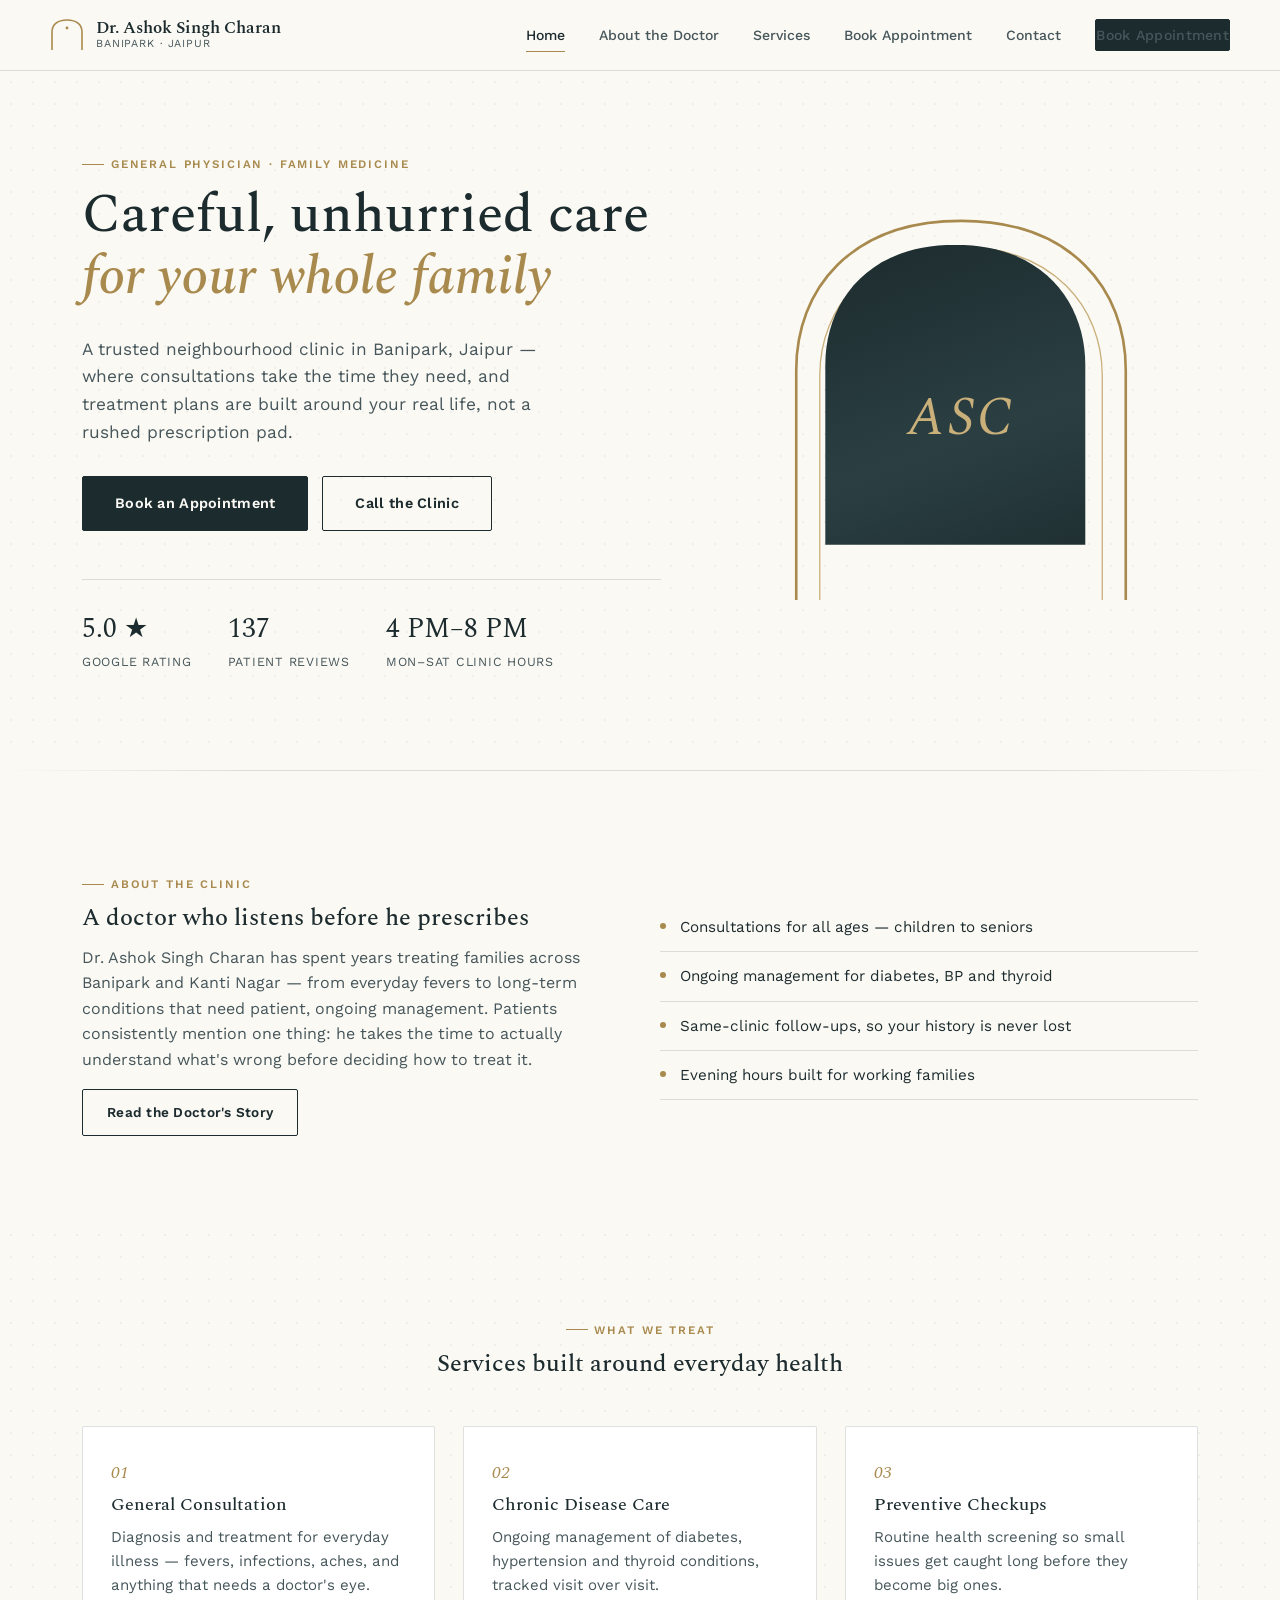
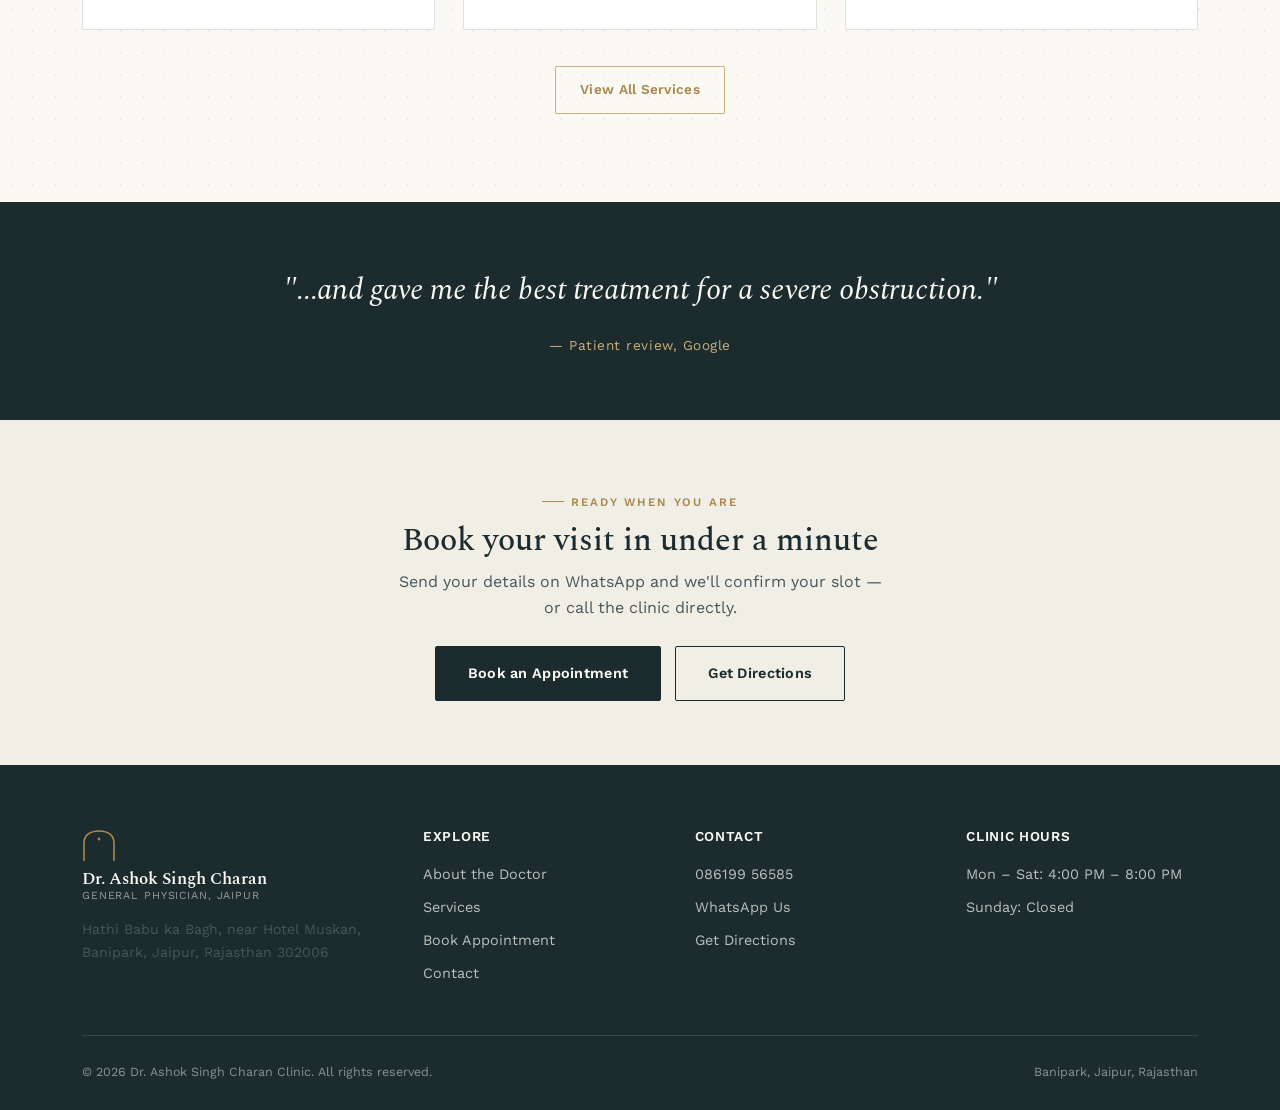
<file: index.html>
<!doctype html>
<html lang="en">
<head>
<meta charset="UTF-8">
<meta name="viewport" content="width=device-width, initial-scale=1.0">
<title>Dr. Ashok Singh Charan — Family Clinic, Banipark, Jaipur</title>
<meta name="description" content="General physician clinic in Banipark, Jaipur. 5.0 rating from 137 patients. Book an appointment with Dr. Ashok Singh Charan for family medicine, chronic care and preventive health.">
<link rel="stylesheet" href="css/style.css">
</head>
<body>

<header class="site">
  <div class="container nav-row">
    <a href="index.html" class="brand">
      <svg class="brand-mark" viewBox="0 0 34 34" fill="none" xmlns="http://www.w3.org/2000/svg">
        <path d="M2 32V14C2 7 7 2 17 2C27 2 32 7 32 14V32" stroke="#A98A4E" stroke-width="1.6"/>
        <circle cx="17" cy="10" r="1.4" fill="#A98A4E"/>
      </svg>
      <span class="brand-text">
        <span class="name">Dr. Ashok Singh Charan</span>
        <span class="loc">Banipark · Jaipur</span>
      </span>
    </a>
    <nav class="primary">
      <a href="index.html" class="active">Home</a>
      <a href="about.html">About the Doctor</a>
      <a href="services.html">Services</a>
      <a href="appointment.html">Book Appointment</a>
      <a href="contact.html">Contact</a>
      <a href="appointment.html" class="btn btn-gold">Book Appointment</a>
    </nav>
    <button class="nav-toggle" aria-label="Menu" aria-expanded="false"><span></span><span></span><span></span></button>
  </div>
</header>

<section class="hero jaali-bg">
  <div class="container hero-grid">
    <div>
      <p class="eyebrow">General Physician · Family Medicine</p>
      <h1>Careful, unhurried care <em>for your whole family</em></h1>
      <p class="lede">A trusted neighbourhood clinic in Banipark, Jaipur — where consultations take the time they need, and treatment plans are built around your real life, not a rushed prescription pad.</p>
      <div class="hero-actions">
        <a href="appointment.html" class="btn btn-gold btn-lg">Book an Appointment</a>
        <a href="tel:+918619956585" class="btn btn-outline btn-lg">Call the Clinic</a>
      </div>
      <div class="trust-bar">
        <div class="trust-item">
          <div class="num">5.0 ★</div>
          <div class="label">Google Rating</div>
        </div>
        <div class="trust-item">
          <div class="num">137</div>
          <div class="label">Patient Reviews</div>
        </div>
        <div class="trust-item">
          <div class="num">4 PM–8 PM</div>
          <div class="label">Mon–Sat Clinic Hours</div>
        </div>
      </div>
    </div>
    <div class="arch-frame">
      <svg viewBox="0 0 260 300" fill="none" xmlns="http://www.w3.org/2000/svg">
        <path d="M4,296 L4,120 C4,58 46,6 130,6 C214,6 256,58 256,120 L256,296" stroke="#A98A4E" stroke-width="2"/>
        <path d="M22,296 L22,124 C22,72 60,26 130,26 C200,26 238,72 238,124 L238,296" stroke="#C9AF7A" stroke-width="1"/>
      </svg>
      <div class="arch-fill">
        <span class="monogram">ASC</span>
      </div>
    </div>
  </div>
</section>

<hr class="divider">

<section>
  <div class="container">
    <div class="grid-2" style="align-items:center;">
      <div>
        <p class="eyebrow">About the Clinic</p>
        <h2>A doctor who listens before he prescribes</h2>
        <p>Dr. Ashok Singh Charan has spent years treating families across Banipark and Kanti Nagar — from everyday fevers to long-term conditions that need patient, ongoing management. Patients consistently mention one thing: he takes the time to actually understand what's wrong before deciding how to treat it.</p>
        <a href="about.html" class="btn btn-outline">Read the Doctor's Story</a>
      </div>
      <div>
        <ul class="quali-list">
          <li><span class="dot"></span> Consultations for all ages — children to seniors</li>
          <li><span class="dot"></span> Ongoing management for diabetes, BP and thyroid</li>
          <li><span class="dot"></span> Same-clinic follow-ups, so your history is never lost</li>
          <li><span class="dot"></span> Evening hours built for working families</li>
        </ul>
      </div>
    </div>
  </div>
</section>

<section class="jaali-bg">
  <div class="container">
    <div class="section-head center">
      <p class="eyebrow">What We Treat</p>
      <h2>Services built around everyday health</h2>
    </div>
    <div class="grid-3">
      <div class="card">
        <div class="idx">01</div>
        <h3>General Consultation</h3>
        <p>Diagnosis and treatment for everyday illness — fevers, infections, aches, and anything that needs a doctor's eye.</p>
      </div>
      <div class="card">
        <div class="idx">02</div>
        <h3>Chronic Disease Care</h3>
        <p>Ongoing management of diabetes, hypertension and thyroid conditions, tracked visit over visit.</p>
      </div>
      <div class="card">
        <div class="idx">03</div>
        <h3>Preventive Checkups</h3>
        <p>Routine health screening so small issues get caught long before they become big ones.</p>
      </div>
    </div>
    <div style="text-align:center; margin-top:36px;">
      <a href="services.html" class="btn btn-ghost-gold">View All Services</a>
    </div>
  </div>
</section>

<section class="testimonial">
  <div class="container">
    <blockquote>"...and gave me the best treatment for a severe obstruction."</blockquote>
    <cite>— Patient review, Google</cite>
  </div>
</section>

<section class="cta-band">
  <div class="container">
    <p class="eyebrow" style="justify-content:center;">Ready When You Are</p>
    <h2>Book your visit in under a minute</h2>
    <p style="max-width:50ch; margin:0 auto;">Send your details on WhatsApp and we'll confirm your slot — or call the clinic directly.</p>
    <div class="cta-actions">
      <a href="appointment.html" class="btn btn-gold btn-lg">Book an Appointment</a>
      <a href="contact.html" class="btn btn-outline btn-lg">Get Directions</a>
    </div>
  </div>
</section>

<footer class="site">
  <div class="container">
    <div class="footer-grid">
      <div class="footer-brand">
        <a href="index.html" class="brand">
          <svg class="brand-mark" viewBox="0 0 34 34" fill="none" xmlns="http://www.w3.org/2000/svg">
            <path d="M2 32V14C2 7 7 2 17 2C27 2 32 7 32 14V32" stroke="#A98A4E" stroke-width="1.6"/>
            <circle cx="17" cy="10" r="1.4" fill="#A98A4E"/>
          </svg>
          <span class="brand-text">
            <span class="name">Dr. Ashok Singh Charan</span>
            <span class="loc">General Physician, Jaipur</span>
          </span>
        </a>
        <p style="margin-top:16px; font-size:.88rem;">Hathi Babu ka Bagh, near Hotel Muskan,<br>Banipark, Jaipur, Rajasthan 302006</p>
      </div>
      <div>
        <h4>Explore</h4>
        <a href="about.html">About the Doctor</a>
        <a href="services.html">Services</a>
        <a href="appointment.html">Book Appointment</a>
        <a href="contact.html">Contact</a>
      </div>
      <div>
        <h4>Contact</h4>
        <a href="tel:+918619956585">086199 56585</a>
        <a href="https://wa.me/918619956585" target="_blank" rel="noopener">WhatsApp Us</a>
        <a href="contact.html">Get Directions</a>
      </div>
      <div>
        <h4>Clinic Hours</h4>
        <a as="span" style="cursor:default;">Mon – Sat: 4:00 PM – 8:00 PM</a>
        <a as="span" style="cursor:default;">Sunday: Closed</a>
      </div>
    </div>
    <div class="footer-bottom">
      <span>© 2026 Dr. Ashok Singh Charan Clinic. All rights reserved.</span>
      <span>Banipark, Jaipur, Rajasthan</span>
    </div>
  </div>
</footer>

<script src="js/main.js"></script>
</body>
</html>
</file>
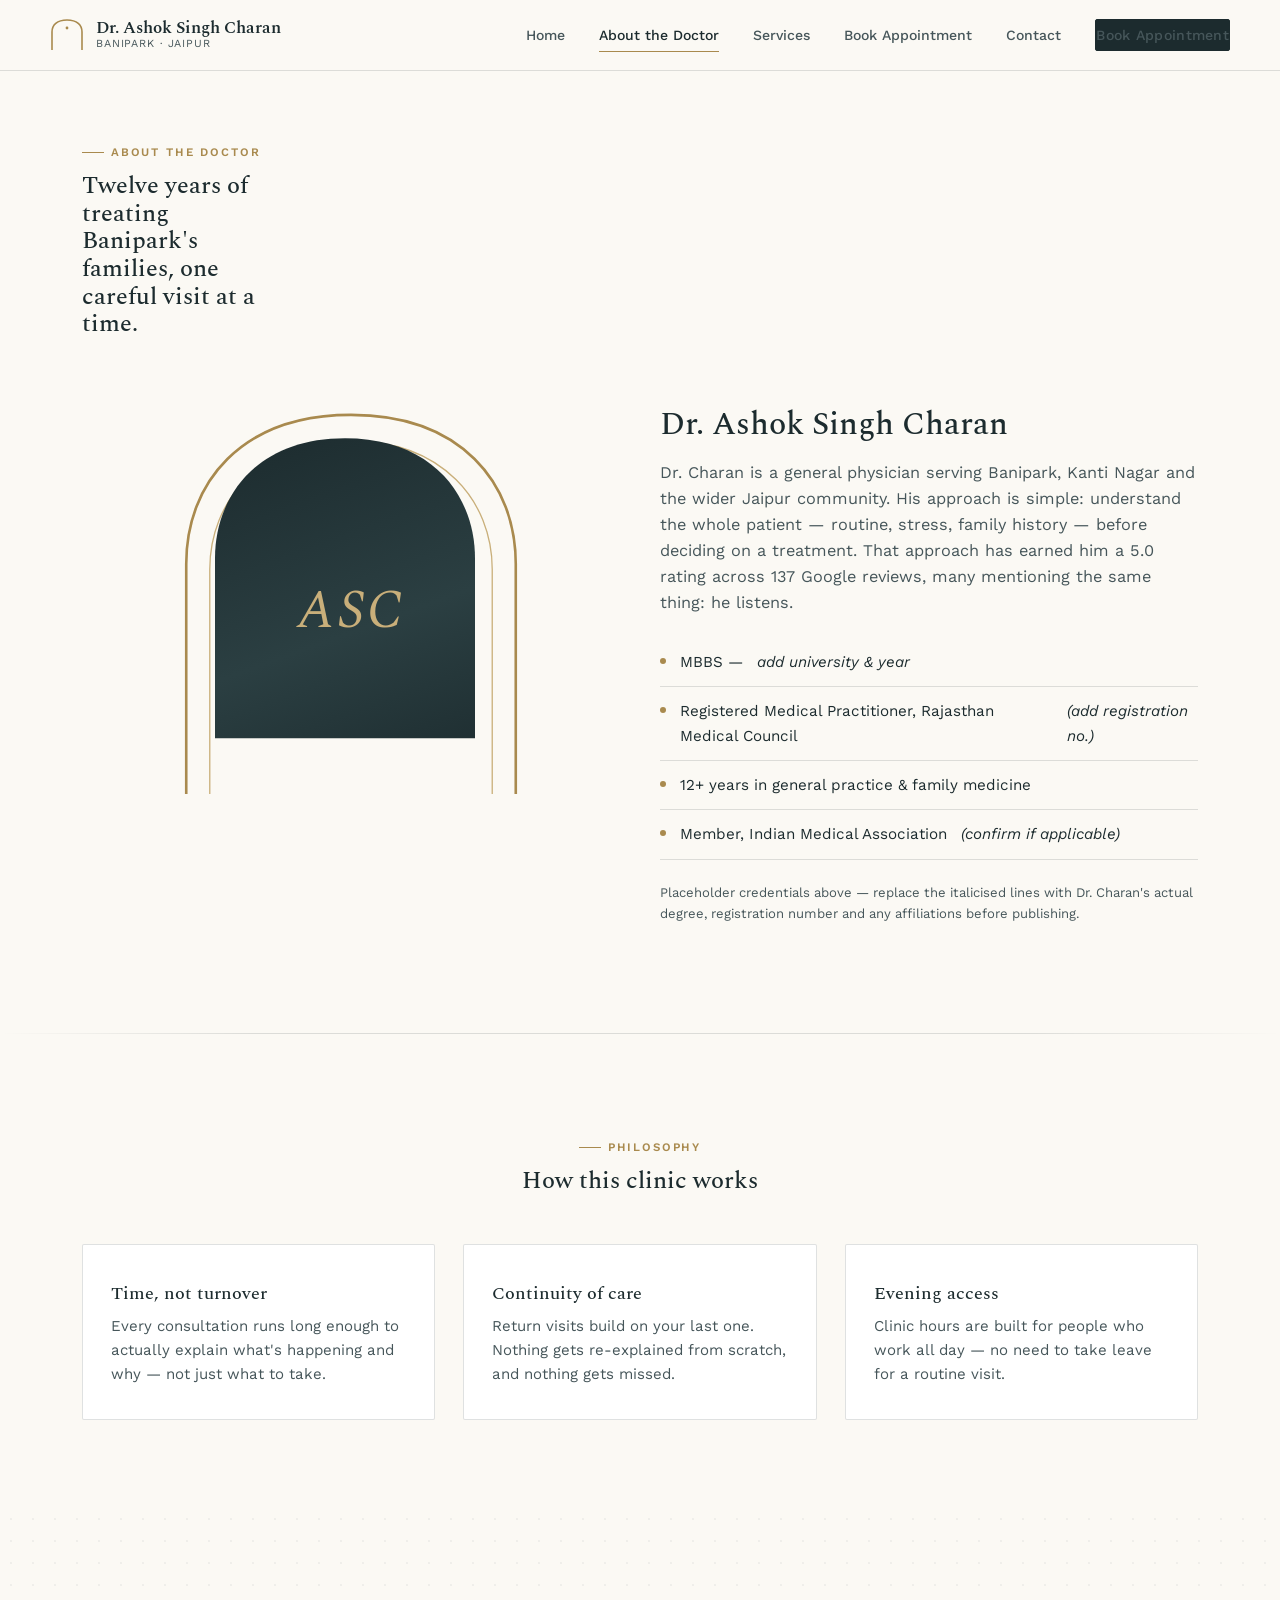
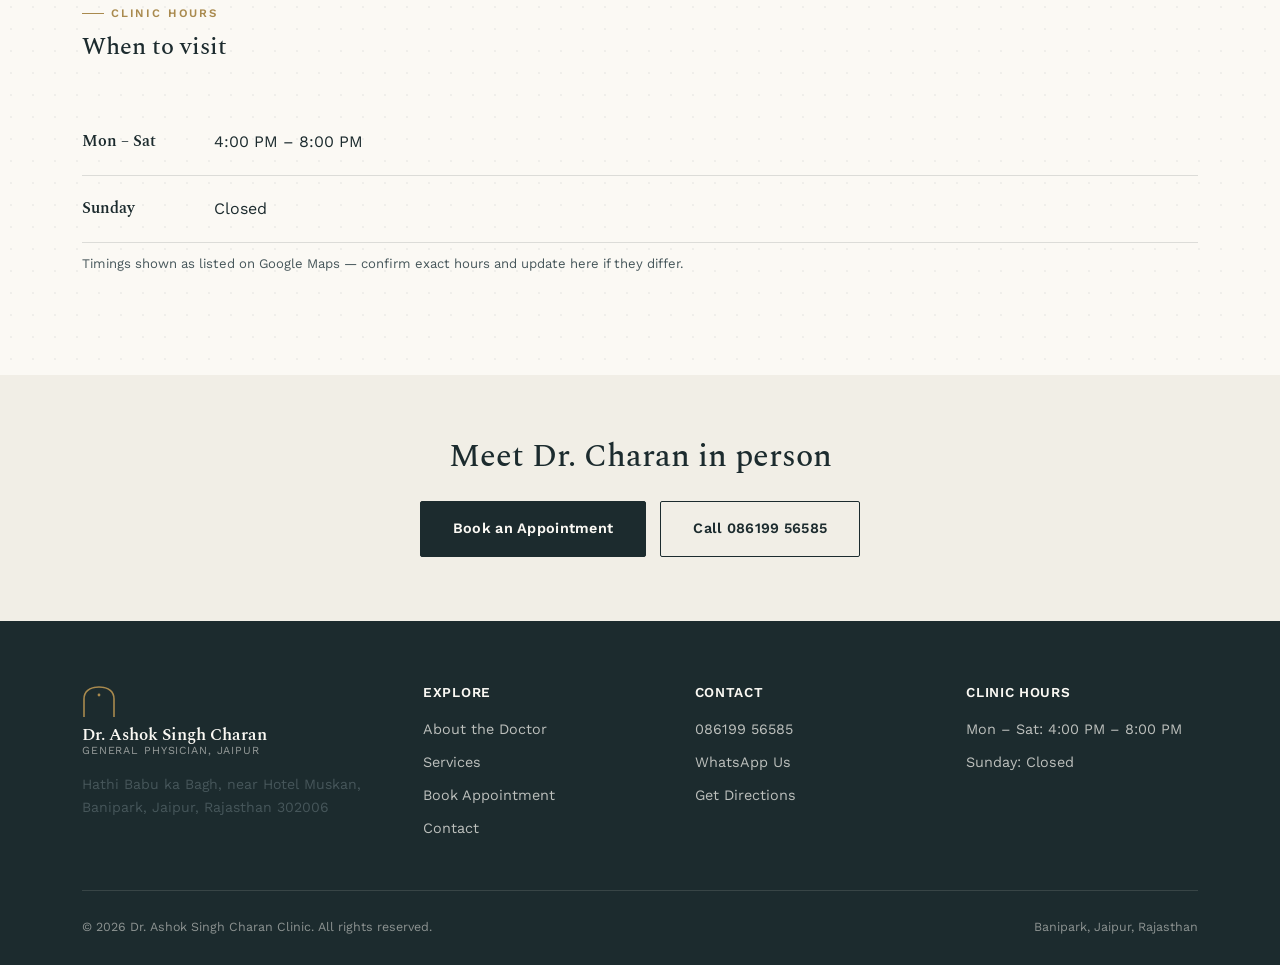
<file: about.html>
<!doctype html>
<html lang="en">
<head>
<meta charset="UTF-8">
<meta name="viewport" content="width=device-width, initial-scale=1.0">
<title>About Dr. Ashok Singh Charan — Family Clinic, Banipark, Jaipur</title>
<meta name="description" content="Learn about Dr. Ashok Singh Charan, general physician in Banipark, Jaipur — his approach to care, qualifications and clinic philosophy.">
<link rel="stylesheet" href="css/style.css">
</head>
<body>

<header class="site">
  <div class="container nav-row">
    <a href="index.html" class="brand">
      <svg class="brand-mark" viewBox="0 0 34 34" fill="none" xmlns="http://www.w3.org/2000/svg">
        <path d="M2 32V14C2 7 7 2 17 2C27 2 32 7 32 14V32" stroke="#A98A4E" stroke-width="1.6"/>
        <circle cx="17" cy="10" r="1.4" fill="#A98A4E"/>
      </svg>
      <span class="brand-text">
        <span class="name">Dr. Ashok Singh Charan</span>
        <span class="loc">Banipark · Jaipur</span>
      </span>
    </a>
    <nav class="primary">
      <a href="index.html">Home</a>
      <a href="about.html" class="active">About the Doctor</a>
      <a href="services.html">Services</a>
      <a href="appointment.html">Book Appointment</a>
      <a href="contact.html">Contact</a>
      <a href="appointment.html" class="btn btn-gold">Book Appointment</a>
    </nav>
    <button class="nav-toggle" aria-label="Menu" aria-expanded="false"><span></span><span></span><span></span></button>
  </div>
</header>

<section style="padding-top:64px; padding-bottom:56px;">
  <div class="container">
    <p class="eyebrow">About the Doctor</p>
    <h1 style="max-width:16ch;">Twelve years of treating Banipark's families, one careful visit at a time.</h1>
  </div>
</section>

<section style="padding-top:0;">
  <div class="container grid-2">
    <div class="bio-photo">
      <div class="arch-frame">
        <svg viewBox="0 0 260 300" fill="none" xmlns="http://www.w3.org/2000/svg">
          <path d="M4,296 L4,120 C4,58 46,6 130,6 C214,6 256,58 256,120 L256,296" stroke="#A98A4E" stroke-width="2"/>
          <path d="M22,296 L22,124 C22,72 60,26 130,26 C200,26 238,72 238,124 L238,296" stroke="#C9AF7A" stroke-width="1"/>
        </svg>
        <div class="arch-fill"><span class="monogram">ASC</span></div>
      </div>
    </div>
    <div class="bio-block">
      <h2>Dr. Ashok Singh Charan</h2>
      <p style="font-size:1.02rem;">Dr. Charan is a general physician serving Banipark, Kanti Nagar and the wider Jaipur community. His approach is simple: understand the whole patient — routine, stress, family history — before deciding on a treatment. That approach has earned him a 5.0 rating across 137 Google reviews, many mentioning the same thing: he listens.</p>
      <ul class="quali-list">
        <li><span class="dot"></span> MBBS — <em>add university &amp; year</em></li>
        <li><span class="dot"></span> Registered Medical Practitioner, Rajasthan Medical Council <em>(add registration no.)</em></li>
        <li><span class="dot"></span> 12+ years in general practice &amp; family medicine</li>
        <li><span class="dot"></span> Member, Indian Medical Association <em>(confirm if applicable)</em></li>
      </ul>
      <p class="form-note">Placeholder credentials above — replace the italicised lines with Dr. Charan's actual degree, registration number and any affiliations before publishing.</p>
    </div>
  </div>
</section>

<hr class="divider">

<section>
  <div class="container">
    <div class="section-head center">
      <p class="eyebrow">Philosophy</p>
      <h2>How this clinic works</h2>
    </div>
    <div class="grid-3">
      <div class="card">
        <h3>Time, not turnover</h3>
        <p>Every consultation runs long enough to actually explain what's happening and why — not just what to take.</p>
      </div>
      <div class="card">
        <h3>Continuity of care</h3>
        <p>Return visits build on your last one. Nothing gets re-explained from scratch, and nothing gets missed.</p>
      </div>
      <div class="card">
        <h3>Evening access</h3>
        <p>Clinic hours are built for people who work all day — no need to take leave for a routine visit.</p>
      </div>
    </div>
  </div>
</section>

<section class="jaali-bg">
  <div class="container">
    <div class="section-head">
      <p class="eyebrow">Clinic Hours</p>
      <h2>When to visit</h2>
    </div>
    <div class="timeline-row"><div class="day">Mon – Sat</div><div>4:00 PM – 8:00 PM</div></div>
    <div class="timeline-row"><div class="day">Sunday</div><div>Closed</div></div>
    <p class="form-note">Timings shown as listed on Google Maps — confirm exact hours and update here if they differ.</p>
  </div>
</section>

<section class="cta-band">
  <div class="container">
    <h2>Meet Dr. Charan in person</h2>
    <div class="cta-actions">
      <a href="appointment.html" class="btn btn-gold btn-lg">Book an Appointment</a>
      <a href="tel:+918619956585" class="btn btn-outline btn-lg">Call 086199 56585</a>
    </div>
  </div>
</section>

<footer class="site">
  <div class="container">
    <div class="footer-grid">
      <div class="footer-brand">
        <a href="index.html" class="brand">
          <svg class="brand-mark" viewBox="0 0 34 34" fill="none" xmlns="http://www.w3.org/2000/svg">
            <path d="M2 32V14C2 7 7 2 17 2C27 2 32 7 32 14V32" stroke="#A98A4E" stroke-width="1.6"/>
            <circle cx="17" cy="10" r="1.4" fill="#A98A4E"/>
          </svg>
          <span class="brand-text">
            <span class="name">Dr. Ashok Singh Charan</span>
            <span class="loc">General Physician, Jaipur</span>
          </span>
        </a>
        <p style="margin-top:16px; font-size:.88rem;">Hathi Babu ka Bagh, near Hotel Muskan,<br>Banipark, Jaipur, Rajasthan 302006</p>
      </div>
      <div>
        <h4>Explore</h4>
        <a href="about.html">About the Doctor</a>
        <a href="services.html">Services</a>
        <a href="appointment.html">Book Appointment</a>
        <a href="contact.html">Contact</a>
      </div>
      <div>
        <h4>Contact</h4>
        <a href="tel:+918619956585">086199 56585</a>
        <a href="https://wa.me/918619956585" target="_blank" rel="noopener">WhatsApp Us</a>
        <a href="contact.html">Get Directions</a>
      </div>
      <div>
        <h4>Clinic Hours</h4>
        <a as="span" style="cursor:default;">Mon – Sat: 4:00 PM – 8:00 PM</a>
        <a as="span" style="cursor:default;">Sunday: Closed</a>
      </div>
    </div>
    <div class="footer-bottom">
      <span>© 2026 Dr. Ashok Singh Charan Clinic. All rights reserved.</span>
      <span>Banipark, Jaipur, Rajasthan</span>
    </div>
  </div>
</footer>

<script src="js/main.js"></script>
</body>
</html>
</file>
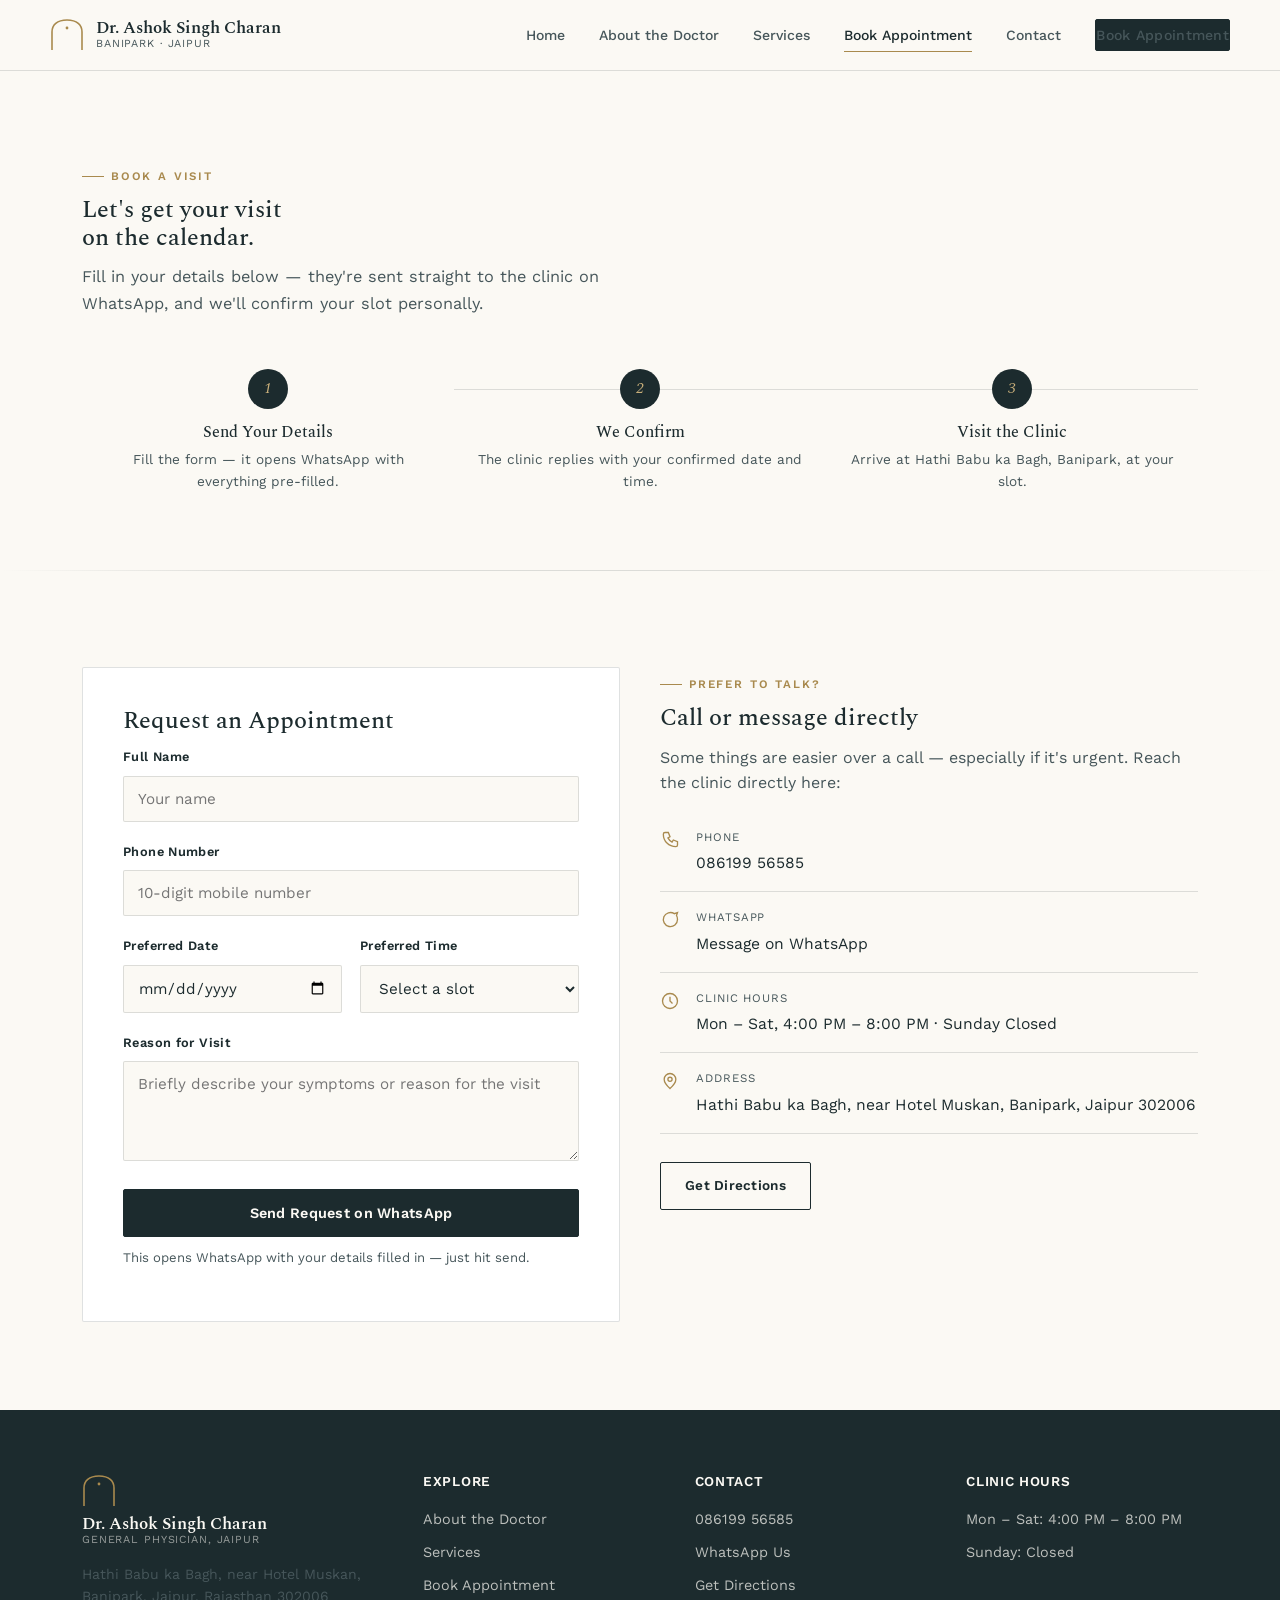
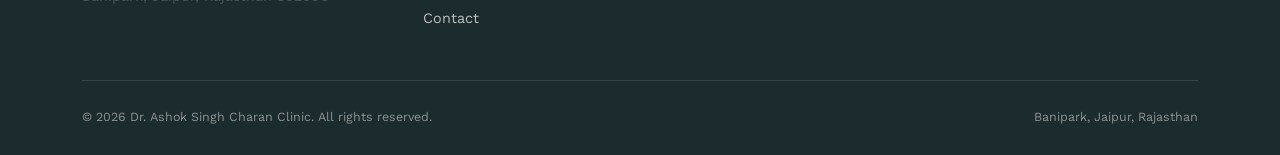
<file: appointment.html>
<!doctype html>
<html lang="en">
<head>
<meta charset="UTF-8">
<meta name="viewport" content="width=device-width, initial-scale=1.0">
<title>Book an Appointment — Dr. Ashok Singh Charan, Banipark, Jaipur</title>
<meta name="description" content="Book an appointment with Dr. Ashok Singh Charan. Send your details via WhatsApp or call the clinic directly at 086199 56585.">
<link rel="stylesheet" href="css/style.css">
</head>
<body>

<header class="site">
  <div class="container nav-row">
    <a href="index.html" class="brand">
      <svg class="brand-mark" viewBox="0 0 34 34" fill="none" xmlns="http://www.w3.org/2000/svg">
        <path d="M2 32V14C2 7 7 2 17 2C27 2 32 7 32 14V32" stroke="#A98A4E" stroke-width="1.6"/>
        <circle cx="17" cy="10" r="1.4" fill="#A98A4E"/>
      </svg>
      <span class="brand-text">
        <span class="name">Dr. Ashok Singh Charan</span>
        <span class="loc">Banipark · Jaipur</span>
      </span>
    </a>
    <nav class="primary">
      <a href="index.html">Home</a>
      <a href="about.html">About the Doctor</a>
      <a href="services.html">Services</a>
      <a href="appointment.html" class="active">Book Appointment</a>
      <a href="contact.html">Contact</a>
      <a href="appointment.html" class="btn btn-gold">Book Appointment</a>
    </nav>
    <button class="nav-toggle" aria-label="Menu" aria-expanded="false"><span></span><span></span><span></span></button>
  </div>
</header>

<section style="padding-bottom:36px;">
  <div class="container">
    <p class="eyebrow">Book a Visit</p>
    <h1 style="max-width:18ch;">Let's get your visit on the calendar.</h1>
    <p style="max-width:56ch; font-size:1.02rem;">Fill in your details below — they're sent straight to the clinic on WhatsApp, and we'll confirm your slot personally.</p>
  </div>
</section>

<section style="padding-top:0; padding-bottom:56px;">
  <div class="container">
    <div class="steps">
      <div class="step">
        <div class="n">1</div>
        <h4>Send Your Details</h4>
        <p>Fill the form — it opens WhatsApp with everything pre-filled.</p>
      </div>
      <div class="step">
        <div class="n">2</div>
        <h4>We Confirm</h4>
        <p>The clinic replies with your confirmed date and time.</p>
      </div>
      <div class="step">
        <div class="n">3</div>
        <h4>Visit the Clinic</h4>
        <p>Arrive at Hathi Babu ka Bagh, Banipark, at your slot.</p>
      </div>
    </div>
  </div>
</section>

<hr class="divider">

<section>
  <div class="container grid-2">
    <div class="form-card">
      <h2 style="font-size:1.5rem;">Request an Appointment</h2>
      <form id="appointment-form">
        <div class="field">
          <label for="name">Full Name</label>
          <input type="text" id="name" name="name" required placeholder="Your name">
        </div>
        <div class="field">
          <label for="phone">Phone Number</label>
          <input type="tel" id="phone" name="phone" required placeholder="10-digit mobile number">
        </div>
        <div class="field-row">
          <div class="field">
            <label for="date">Preferred Date</label>
            <input type="date" id="date" name="date">
          </div>
          <div class="field">
            <label for="time">Preferred Time</label>
            <select id="time" name="time">
              <option value="">Select a slot</option>
              <option value="4:00 PM - 5:00 PM">4:00 PM – 5:00 PM</option>
              <option value="5:00 PM - 6:00 PM">5:00 PM – 6:00 PM</option>
              <option value="6:00 PM - 7:00 PM">6:00 PM – 7:00 PM</option>
              <option value="7:00 PM - 8:00 PM">7:00 PM – 8:00 PM</option>
            </select>
          </div>
        </div>
        <div class="field">
          <label for="reason">Reason for Visit</label>
          <textarea id="reason" name="reason" rows="4" placeholder="Briefly describe your symptoms or reason for the visit"></textarea>
        </div>
        <button type="submit" class="btn btn-gold btn-lg btn-block">Send Request on WhatsApp</button>
        <p class="form-note">This opens WhatsApp with your details filled in — just hit send.</p>
        <div class="confirm-box" id="appt-confirm">Your appointment request is ready in WhatsApp. Send it and the clinic will confirm your slot shortly.</div>
      </form>
    </div>

    <div>
      <p class="eyebrow">Prefer to Talk?</p>
      <h2 style="font-size:1.5rem;">Call or message directly</h2>
      <p>Some things are easier over a call — especially if it's urgent. Reach the clinic directly here:</p>
      <ul class="info-list">
        <li>
          <svg viewBox="0 0 24 24" fill="none" stroke="currentColor" stroke-width="1.6"><path d="M6 3h4l2 5-2.5 1.5a11 11 0 0 0 5 5L16 12l5 2v4a2 2 0 0 1-2 2C10.6 20 4 13.4 4 5a2 2 0 0 1 2-2Z"/></svg>
          <div><div class="t">Phone</div><div class="v"><a href="tel:+918619956585">086199 56585</a></div></div>
        </li>
        <li>
          <svg viewBox="0 0 24 24" fill="none" stroke="currentColor" stroke-width="1.6"><path d="M21 11.5a8.5 8.5 0 1 1-3.8-7.1L21 3l-1.2 3.6A8.5 8.5 0 0 1 21 11.5Z"/></svg>
          <div><div class="t">WhatsApp</div><div class="v"><a href="https://wa.me/918619956585" target="_blank" rel="noopener">Message on WhatsApp</a></div></div>
        </li>
        <li>
          <svg viewBox="0 0 24 24" fill="none" stroke="currentColor" stroke-width="1.6"><circle cx="12" cy="12" r="9"/><path d="M12 7v5l3 3"/></svg>
          <div><div class="t">Clinic Hours</div><div class="v">Mon – Sat, 4:00 PM – 8:00 PM · Sunday Closed</div></div>
        </li>
        <li>
          <svg viewBox="0 0 24 24" fill="none" stroke="currentColor" stroke-width="1.6"><path d="M12 21s-7-6-7-11a7 7 0 0 1 14 0c0 5-7 11-7 11Z"/><circle cx="12" cy="10" r="2.5"/></svg>
          <div><div class="t">Address</div><div class="v">Hathi Babu ka Bagh, near Hotel Muskan, Banipark, Jaipur 302006</div></div>
        </li>
      </ul>
      <a href="contact.html" class="btn btn-outline">Get Directions</a>
    </div>
  </div>
</section>

<footer class="site">
  <div class="container">
    <div class="footer-grid">
      <div class="footer-brand">
        <a href="index.html" class="brand">
          <svg class="brand-mark" viewBox="0 0 34 34" fill="none" xmlns="http://www.w3.org/2000/svg">
            <path d="M2 32V14C2 7 7 2 17 2C27 2 32 7 32 14V32" stroke="#A98A4E" stroke-width="1.6"/>
            <circle cx="17" cy="10" r="1.4" fill="#A98A4E"/>
          </svg>
          <span class="brand-text">
            <span class="name">Dr. Ashok Singh Charan</span>
            <span class="loc">General Physician, Jaipur</span>
          </span>
        </a>
        <p style="margin-top:16px; font-size:.88rem;">Hathi Babu ka Bagh, near Hotel Muskan,<br>Banipark, Jaipur, Rajasthan 302006</p>
      </div>
      <div>
        <h4>Explore</h4>
        <a href="about.html">About the Doctor</a>
        <a href="services.html">Services</a>
        <a href="appointment.html">Book Appointment</a>
        <a href="contact.html">Contact</a>
      </div>
      <div>
        <h4>Contact</h4>
        <a href="tel:+918619956585">086199 56585</a>
        <a href="https://wa.me/918619956585" target="_blank" rel="noopener">WhatsApp Us</a>
        <a href="contact.html">Get Directions</a>
      </div>
      <div>
        <h4>Clinic Hours</h4>
        <a as="span" style="cursor:default;">Mon – Sat: 4:00 PM – 8:00 PM</a>
        <a as="span" style="cursor:default;">Sunday: Closed</a>
      </div>
    </div>
    <div class="footer-bottom">
      <span>© 2026 Dr. Ashok Singh Charan Clinic. All rights reserved.</span>
      <span>Banipark, Jaipur, Rajasthan</span>
    </div>
  </div>
</footer>

<script src="js/main.js"></script>
</body>
</html>
</file>
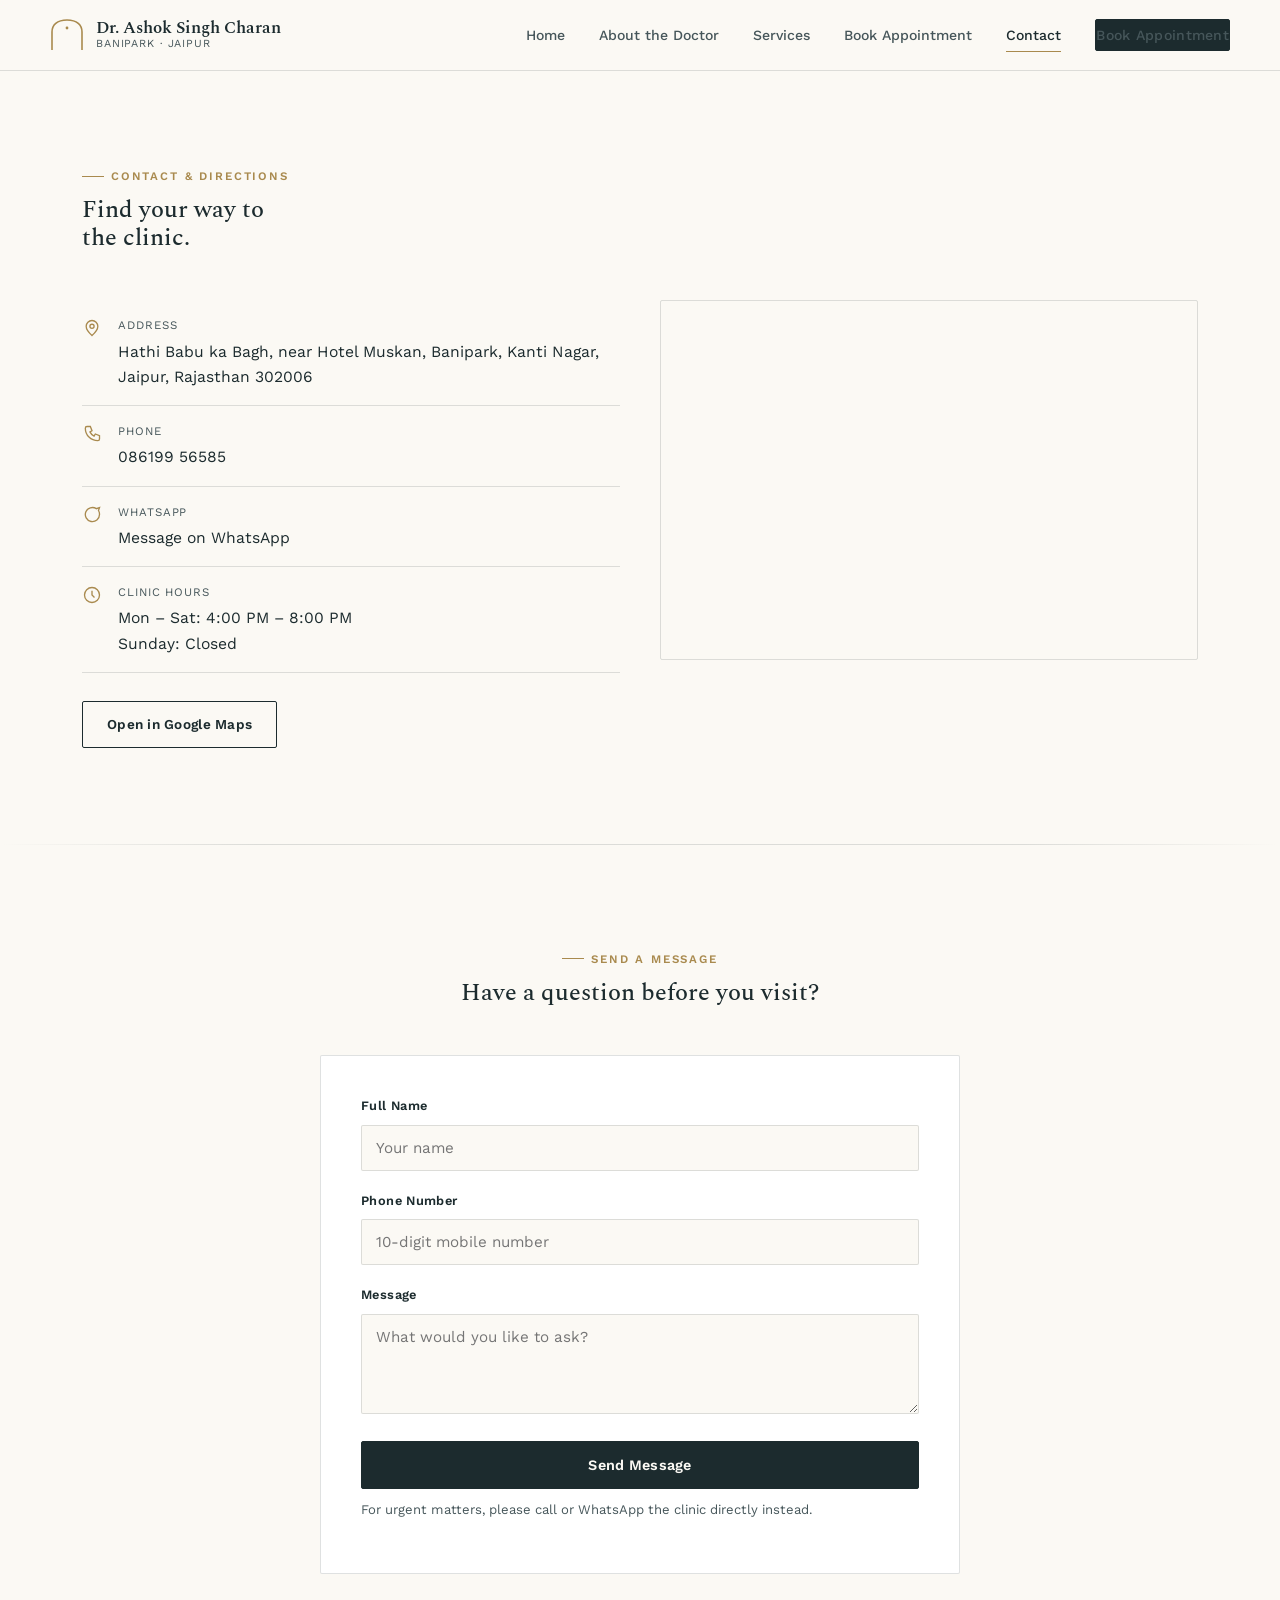
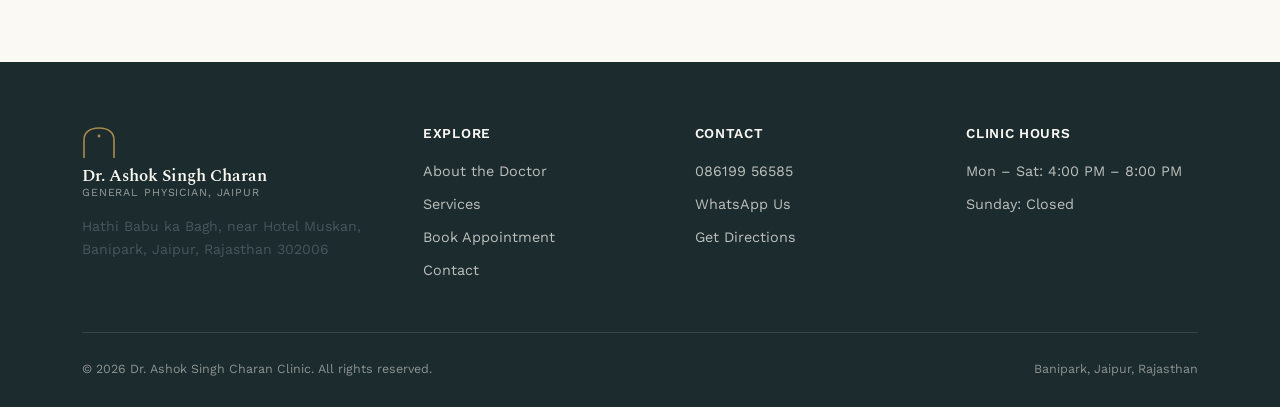
<file: contact.html>
<!doctype html>
<html lang="en">
<head>
<meta charset="UTF-8">
<meta name="viewport" content="width=device-width, initial-scale=1.0">
<title>Contact &amp; Directions — Dr. Ashok Singh Charan, Banipark, Jaipur</title>
<meta name="description" content="Find Dr. Ashok Singh Charan's clinic in Banipark, Jaipur. Address, phone number, clinic hours and map directions.">
<link rel="stylesheet" href="css/style.css">
</head>
<body>

<header class="site">
  <div class="container nav-row">
    <a href="index.html" class="brand">
      <svg class="brand-mark" viewBox="0 0 34 34" fill="none" xmlns="http://www.w3.org/2000/svg">
        <path d="M2 32V14C2 7 7 2 17 2C27 2 32 7 32 14V32" stroke="#A98A4E" stroke-width="1.6"/>
        <circle cx="17" cy="10" r="1.4" fill="#A98A4E"/>
      </svg>
      <span class="brand-text">
        <span class="name">Dr. Ashok Singh Charan</span>
        <span class="loc">Banipark · Jaipur</span>
      </span>
    </a>
    <nav class="primary">
      <a href="index.html">Home</a>
      <a href="about.html">About the Doctor</a>
      <a href="services.html">Services</a>
      <a href="appointment.html">Book Appointment</a>
      <a href="contact.html" class="active">Contact</a>
      <a href="appointment.html" class="btn btn-gold">Book Appointment</a>
    </nav>
    <button class="nav-toggle" aria-label="Menu" aria-expanded="false"><span></span><span></span><span></span></button>
  </div>
</header>

<section style="padding-bottom:36px;">
  <div class="container">
    <p class="eyebrow">Contact &amp; Directions</p>
    <h1 style="max-width:18ch;">Find your way to the clinic.</h1>
  </div>
</section>

<section style="padding-top:0;">
  <div class="container grid-2">
    <div>
      <ul class="info-list">
        <li>
          <svg viewBox="0 0 24 24" fill="none" stroke="currentColor" stroke-width="1.6"><path d="M12 21s-7-6-7-11a7 7 0 0 1 14 0c0 5-7 11-7 11Z"/><circle cx="12" cy="10" r="2.5"/></svg>
          <div><div class="t">Address</div><div class="v">Hathi Babu ka Bagh, near Hotel Muskan, Banipark, Kanti Nagar, Jaipur, Rajasthan 302006</div></div>
        </li>
        <li>
          <svg viewBox="0 0 24 24" fill="none" stroke="currentColor" stroke-width="1.6"><path d="M6 3h4l2 5-2.5 1.5a11 11 0 0 0 5 5L16 12l5 2v4a2 2 0 0 1-2 2C10.6 20 4 13.4 4 5a2 2 0 0 1 2-2Z"/></svg>
          <div><div class="t">Phone</div><div class="v"><a href="tel:+918619956585">086199 56585</a></div></div>
        </li>
        <li>
          <svg viewBox="0 0 24 24" fill="none" stroke="currentColor" stroke-width="1.6"><path d="M21 11.5a8.5 8.5 0 1 1-3.8-7.1L21 3l-1.2 3.6A8.5 8.5 0 0 1 21 11.5Z"/></svg>
          <div><div class="t">WhatsApp</div><div class="v"><a href="https://wa.me/918619956585" target="_blank" rel="noopener">Message on WhatsApp</a></div></div>
        </li>
        <li>
          <svg viewBox="0 0 24 24" fill="none" stroke="currentColor" stroke-width="1.6"><circle cx="12" cy="12" r="9"/><path d="M12 7v5l3 3"/></svg>
          <div><div class="t">Clinic Hours</div><div class="v">Mon – Sat: 4:00 PM – 8:00 PM<br>Sunday: Closed</div></div>
        </li>
      </ul>
      <a href="https://www.google.com/maps/place/Dr+Ashok+Singh+Charan/@26.9286287,75.7644649,14z" target="_blank" rel="noopener" class="btn btn-outline">Open in Google Maps</a>
    </div>
    <div class="map-wrap">
      <iframe
        src="https://www.google.com/maps?q=Dr+Ashok+Singh+Charan+Hathi+Babu+ka+Bagh+Banipark+Jaipur&output=embed"
        loading="lazy"
        referrerpolicy="no-referrer-when-downgrade"
        title="Map to Dr. Ashok Singh Charan's clinic">
      </iframe>
    </div>
  </div>
</section>

<hr class="divider">

<section>
  <div class="container">
    <div class="section-head center">
      <p class="eyebrow">Send a Message</p>
      <h2>Have a question before you visit?</h2>
    </div>
    <div class="form-card" style="max-width:640px; margin:0 auto;">
      <form id="contact-form">
        <div class="field">
          <label for="c-name">Full Name</label>
          <input type="text" id="c-name" name="name" required placeholder="Your name">
        </div>
        <div class="field">
          <label for="c-phone">Phone Number</label>
          <input type="tel" id="c-phone" name="phone" required placeholder="10-digit mobile number">
        </div>
        <div class="field">
          <label for="c-message">Message</label>
          <textarea id="c-message" name="message" rows="4" required placeholder="What would you like to ask?"></textarea>
        </div>
        <button type="submit" class="btn btn-gold btn-lg btn-block">Send Message</button>
        <p class="form-note">For urgent matters, please call or WhatsApp the clinic directly instead.</p>
        <div class="confirm-box" id="contact-confirm">Your message is ready to send. If your email app didn't open, please call or WhatsApp us directly.</div>
      </form>
    </div>
  </div>
</section>

<footer class="site">
  <div class="container">
    <div class="footer-grid">
      <div class="footer-brand">
        <a href="index.html" class="brand">
          <svg class="brand-mark" viewBox="0 0 34 34" fill="none" xmlns="http://www.w3.org/2000/svg">
            <path d="M2 32V14C2 7 7 2 17 2C27 2 32 7 32 14V32" stroke="#A98A4E" stroke-width="1.6"/>
            <circle cx="17" cy="10" r="1.4" fill="#A98A4E"/>
          </svg>
          <span class="brand-text">
            <span class="name">Dr. Ashok Singh Charan</span>
            <span class="loc">General Physician, Jaipur</span>
          </span>
        </a>
        <p style="margin-top:16px; font-size:.88rem;">Hathi Babu ka Bagh, near Hotel Muskan,<br>Banipark, Jaipur, Rajasthan 302006</p>
      </div>
      <div>
        <h4>Explore</h4>
        <a href="about.html">About the Doctor</a>
        <a href="services.html">Services</a>
        <a href="appointment.html">Book Appointment</a>
        <a href="contact.html">Contact</a>
      </div>
      <div>
        <h4>Contact</h4>
        <a href="tel:+918619956585">086199 56585</a>
        <a href="https://wa.me/918619956585" target="_blank" rel="noopener">WhatsApp Us</a>
        <a href="contact.html">Get Directions</a>
      </div>
      <div>
        <h4>Clinic Hours</h4>
        <a as="span" style="cursor:default;">Mon – Sat: 4:00 PM – 8:00 PM</a>
        <a as="span" style="cursor:default;">Sunday: Closed</a>
      </div>
    </div>
    <div class="footer-bottom">
      <span>© 2026 Dr. Ashok Singh Charan Clinic. All rights reserved.</span>
      <span>Banipark, Jaipur, Rajasthan</span>
    </div>
  </div>
</footer>

<script src="js/main.js"></script>
</body>
</html>
</file>
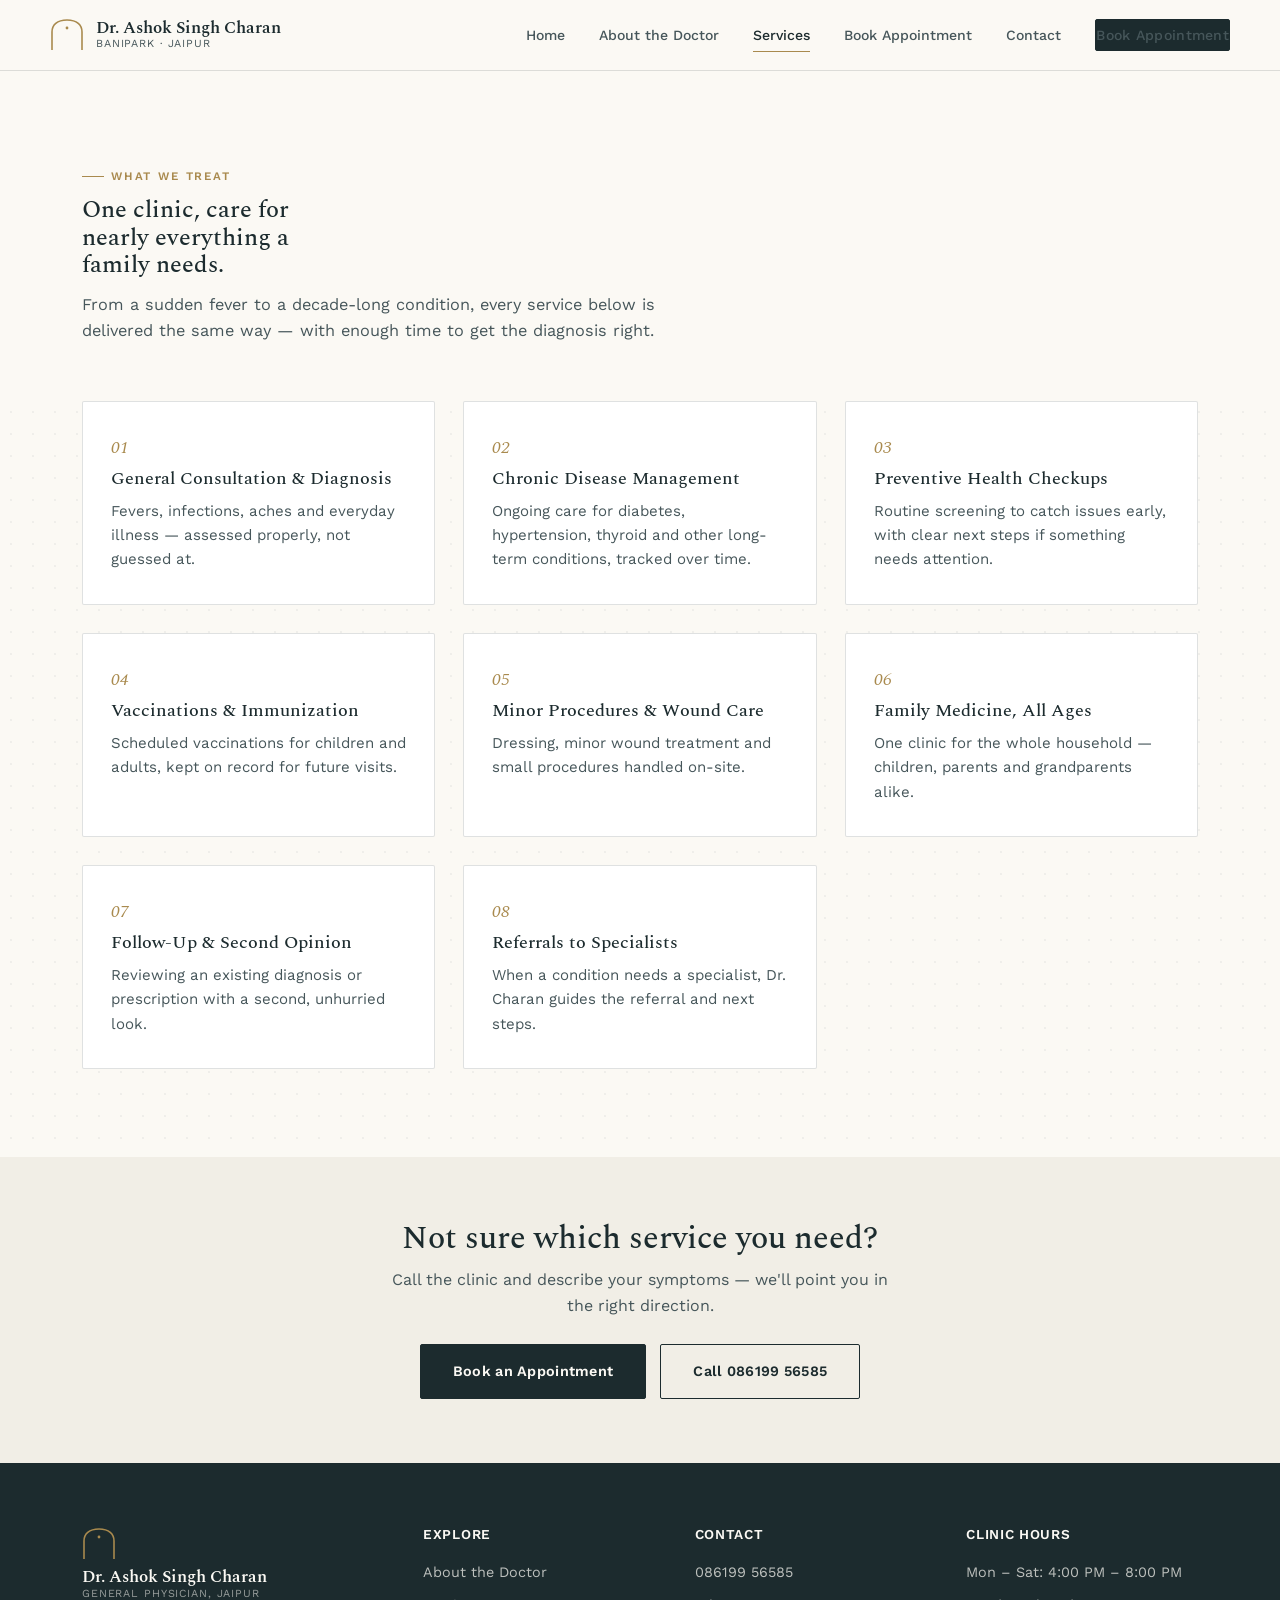
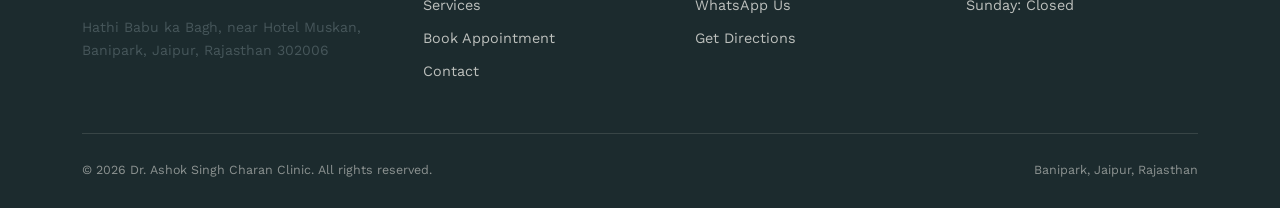
<file: services.html>
<!doctype html>
<html lang="en">
<head>
<meta charset="UTF-8">
<meta name="viewport" content="width=device-width, initial-scale=1.0">
<title>Services — Dr. Ashok Singh Charan, Banipark, Jaipur</title>
<meta name="description" content="General consultation, chronic disease management, preventive checkups, vaccinations and minor procedures at Dr. Ashok Singh Charan's clinic in Banipark, Jaipur.">
<link rel="stylesheet" href="css/style.css">
</head>
<body>

<header class="site">
  <div class="container nav-row">
    <a href="index.html" class="brand">
      <svg class="brand-mark" viewBox="0 0 34 34" fill="none" xmlns="http://www.w3.org/2000/svg">
        <path d="M2 32V14C2 7 7 2 17 2C27 2 32 7 32 14V32" stroke="#A98A4E" stroke-width="1.6"/>
        <circle cx="17" cy="10" r="1.4" fill="#A98A4E"/>
      </svg>
      <span class="brand-text">
        <span class="name">Dr. Ashok Singh Charan</span>
        <span class="loc">Banipark · Jaipur</span>
      </span>
    </a>
    <nav class="primary">
      <a href="index.html">Home</a>
      <a href="about.html">About the Doctor</a>
      <a href="services.html" class="active">Services</a>
      <a href="appointment.html">Book Appointment</a>
      <a href="contact.html">Contact</a>
      <a href="appointment.html" class="btn btn-gold">Book Appointment</a>
    </nav>
    <button class="nav-toggle" aria-label="Menu" aria-expanded="false"><span></span><span></span><span></span></button>
  </div>
</header>

<section style="padding-bottom:40px;">
  <div class="container">
    <p class="eyebrow">What We Treat</p>
    <h1 style="max-width:20ch;">One clinic, care for nearly everything a family needs.</h1>
    <p style="max-width:60ch; font-size:1.02rem;">From a sudden fever to a decade-long condition, every service below is delivered the same way — with enough time to get the diagnosis right.</p>
  </div>
</section>

<section style="padding-top:0;" class="jaali-bg">
  <div class="container grid-3">
    <div class="card">
      <div class="idx">01</div>
      <h3>General Consultation &amp; Diagnosis</h3>
      <p>Fevers, infections, aches and everyday illness — assessed properly, not guessed at.</p>
    </div>
    <div class="card">
      <div class="idx">02</div>
      <h3>Chronic Disease Management</h3>
      <p>Ongoing care for diabetes, hypertension, thyroid and other long-term conditions, tracked over time.</p>
    </div>
    <div class="card">
      <div class="idx">03</div>
      <h3>Preventive Health Checkups</h3>
      <p>Routine screening to catch issues early, with clear next steps if something needs attention.</p>
    </div>
    <div class="card">
      <div class="idx">04</div>
      <h3>Vaccinations &amp; Immunization</h3>
      <p>Scheduled vaccinations for children and adults, kept on record for future visits.</p>
    </div>
    <div class="card">
      <div class="idx">05</div>
      <h3>Minor Procedures &amp; Wound Care</h3>
      <p>Dressing, minor wound treatment and small procedures handled on-site.</p>
    </div>
    <div class="card">
      <div class="idx">06</div>
      <h3>Family Medicine, All Ages</h3>
      <p>One clinic for the whole household — children, parents and grandparents alike.</p>
    </div>
    <div class="card">
      <div class="idx">07</div>
      <h3>Follow-Up &amp; Second Opinion</h3>
      <p>Reviewing an existing diagnosis or prescription with a second, unhurried look.</p>
    </div>
    <div class="card">
      <div class="idx">08</div>
      <h3>Referrals to Specialists</h3>
      <p>When a condition needs a specialist, Dr. Charan guides the referral and next steps.</p>
    </div>
  </div>
</section>

<section class="cta-band">
  <div class="container">
    <h2>Not sure which service you need?</h2>
    <p style="max-width:50ch; margin:0 auto;">Call the clinic and describe your symptoms — we'll point you in the right direction.</p>
    <div class="cta-actions">
      <a href="appointment.html" class="btn btn-gold btn-lg">Book an Appointment</a>
      <a href="tel:+918619956585" class="btn btn-outline btn-lg">Call 086199 56585</a>
    </div>
  </div>
</section>

<footer class="site">
  <div class="container">
    <div class="footer-grid">
      <div class="footer-brand">
        <a href="index.html" class="brand">
          <svg class="brand-mark" viewBox="0 0 34 34" fill="none" xmlns="http://www.w3.org/2000/svg">
            <path d="M2 32V14C2 7 7 2 17 2C27 2 32 7 32 14V32" stroke="#A98A4E" stroke-width="1.6"/>
            <circle cx="17" cy="10" r="1.4" fill="#A98A4E"/>
          </svg>
          <span class="brand-text">
            <span class="name">Dr. Ashok Singh Charan</span>
            <span class="loc">General Physician, Jaipur</span>
          </span>
        </a>
        <p style="margin-top:16px; font-size:.88rem;">Hathi Babu ka Bagh, near Hotel Muskan,<br>Banipark, Jaipur, Rajasthan 302006</p>
      </div>
      <div>
        <h4>Explore</h4>
        <a href="about.html">About the Doctor</a>
        <a href="services.html">Services</a>
        <a href="appointment.html">Book Appointment</a>
        <a href="contact.html">Contact</a>
      </div>
      <div>
        <h4>Contact</h4>
        <a href="tel:+918619956585">086199 56585</a>
        <a href="https://wa.me/918619956585" target="_blank" rel="noopener">WhatsApp Us</a>
        <a href="contact.html">Get Directions</a>
      </div>
      <div>
        <h4>Clinic Hours</h4>
        <a as="span" style="cursor:default;">Mon – Sat: 4:00 PM – 8:00 PM</a>
        <a as="span" style="cursor:default;">Sunday: Closed</a>
      </div>
    </div>
    <div class="footer-bottom">
      <span>© 2026 Dr. Ashok Singh Charan Clinic. All rights reserved.</span>
      <span>Banipark, Jaipur, Rajasthan</span>
    </div>
  </div>
</footer>

<script src="js/main.js"></script>
</body>
</html>
</file>
<file: css/style.css>
/* =========================================================
   Dr. Ashok Singh Charan — Family Clinic, Banipark, Jaipur
   Design system: quiet, editorial, grounded in Jaipur's
   jharokha-arch architecture as the recurring signature.
   ========================================================= */

@import url('https://fonts.googleapis.com/css2?family=Spectral:ital,wght@0,400;0,500;0,600;1,400&family=Work+Sans:wght@400;500;600&display=swap');

:root{
  --ink:      #1C2B2E;
  --ink-soft: #46565A;
  --ivory:    #FBF9F4;
  --stone:    #F1EEE6;
  --stone-line: rgba(28,43,46,0.14);
  --gold:     #A98A4E;
  --gold-soft:#C9AF7A;
  --gold-dim: rgba(169,138,78,0.16);
  --white:    #FFFFFF;

  --serif: 'Spectral', Georgia, serif;
  --sans:  'Work Sans', -apple-system, BlinkMacSystemFont, 'Segoe UI', sans-serif;

  --max: 1180px;
  --radius: 2px;
}

*,*::before,*::after{ box-sizing:border-box; }
html{ scroll-behavior:smooth; }
body{
  margin:0;
  font-family:var(--sans);
  color:var(--ink);
  background:var(--ivory);
  line-height:1.6;
  -webkit-font-smoothing:antialiased;
}
h1,h2,h3,h4{
  font-family:var(--serif);
  font-weight:500;
  line-height:1.15;
  margin:0 0 .5em;
  color:var(--ink);
}
p{ margin:0 0 1em; color:var(--ink-soft); }
a{ color:inherit; text-decoration:none; }
img{ max-width:100%; display:block; }
button{ font-family:var(--sans); cursor:pointer; }

.eyebrow{
  font-family:var(--sans);
  font-size:.72rem;
  font-weight:600;
  letter-spacing:.16em;
  text-transform:uppercase;
  color:var(--gold);
  display:inline-flex;
  align-items:center;
  gap:.6em;
  margin-bottom:1em;
}
.eyebrow::before{
  content:'';
  width:22px;
  height:1px;
  background:var(--gold);
  display:inline-block;
}

.container{
  max-width:var(--max);
  margin:0 auto;
  padding:0 32px;
}

/* focus visibility */
a:focus-visible, button:focus-visible, input:focus-visible, textarea:focus-visible, select:focus-visible{
  outline:2px solid var(--gold);
  outline-offset:3px;
}

/* jaali lattice texture — subtle, used sparingly on ivory sections */
.jaali-bg{
  background-image:
    radial-gradient(circle, rgba(28,43,46,0.05) 1px, transparent 1.4px);
  background-size:22px 22px;
}

/* =========== Jharokha arch frame (signature element) ============ */
.arch-frame{
  position:relative;
  width:100%;
  max-width:340px;
  margin:0 auto;
}
.arch-frame svg{ width:100%; height:auto; display:block; }
.arch-frame .arch-fill{
  position:absolute;
  inset:8% 10% 4% 10%;
  clip-path: path('M0,300 L0,120 C0,60 40,0 130,0 C220,0 260,60 260,120 L260,300 Z');
  background: linear-gradient(160deg, var(--ink) 0%, #2B3F42 55%, var(--ink) 100%);
  display:flex;
  align-items:center;
  justify-content:center;
}
.arch-fill .monogram{
  font-family:var(--serif);
  font-style:italic;
  font-size:clamp(2.4rem, 6vw, 3.4rem);
  color:var(--gold-soft);
  letter-spacing:.04em;
}

/* =========================== Header =========================== */
header.site{
  position:sticky; top:0; z-index:40;
  background:rgba(251,249,244,0.92);
  backdrop-filter:blur(6px);
  border-bottom:1px solid var(--stone-line);
}
.nav-row{
  display:flex;
  align-items:center;
  justify-content:space-between;
  padding:18px 0;
}
.brand{ display:flex; align-items:center; gap:12px; }
.brand-mark{ width:34px; height:34px; flex:none; }
.brand-text{ display:flex; flex-direction:column; line-height:1.15; }
.brand-text .name{ font-family:var(--serif); font-size:1.05rem; font-weight:600; }
.brand-text .loc{ font-size:.68rem; letter-spacing:.08em; text-transform:uppercase; color:var(--ink-soft); }

nav.primary{ display:flex; align-items:center; gap:34px; }
nav.primary a{
  font-size:.88rem;
  font-weight:500;
  color:var(--ink-soft);
  position:relative;
  padding:4px 0;
}
nav.primary a::after{
  content:'';
  position:absolute; left:0; right:0; bottom:-2px;
  height:1px; background:var(--gold);
  transform:scaleX(0); transform-origin:left;
  transition:transform .25s ease;
}
nav.primary a:hover::after, nav.primary a.active::after{ transform:scaleX(1); }
nav.primary a.active{ color:var(--ink); }

.btn{
  display:inline-flex; align-items:center; gap:8px;
  padding:12px 24px;
  font-size:.85rem; font-weight:600;
  border-radius:var(--radius);
  border:1px solid transparent;
  letter-spacing:.02em;
  transition:all .2s ease;
  white-space:nowrap;
}
.btn-gold{ background:var(--ink); color:var(--ivory); border-color:var(--ink); }
.btn-gold:hover{ background:var(--gold); border-color:var(--gold); color:var(--ink); }
.btn-outline{ background:transparent; color:var(--ink); border-color:var(--ink); }
.btn-outline:hover{ background:var(--ink); color:var(--ivory); }
.btn-ghost-gold{ background:transparent; color:var(--gold); border-color:var(--gold-soft); }
.btn-ghost-gold:hover{ background:var(--gold-dim); }
.btn-lg{ padding:15px 32px; font-size:.9rem; }
.btn-block{ width:100%; justify-content:center; }

.nav-toggle{ display:none; background:none; border:none; padding:6px; }
.nav-toggle span{ display:block; width:22px; height:2px; background:var(--ink); margin:5px 0; transition:.2s; }

/* =========================== Hero =========================== */
.hero{ padding:76px 0 90px; }
.hero-grid{
  display:grid;
  grid-template-columns:1.1fr .9fr;
  gap:64px;
  align-items:center;
}
.hero h1{ font-size:clamp(2.3rem, 4.2vw, 3.4rem); }
.hero h1 em{ font-style:italic; color:var(--gold); }
.hero .lede{ font-size:1.08rem; max-width:46ch; }
.hero-actions{ display:flex; gap:14px; margin-top:30px; flex-wrap:wrap; }

.trust-bar{
  display:flex; gap:36px; flex-wrap:wrap;
  margin-top:48px; padding-top:28px;
  border-top:1px solid var(--stone-line);
}
.trust-item .num{ font-family:var(--serif); font-size:1.7rem; color:var(--ink); }
.trust-item .label{ font-size:.78rem; color:var(--ink-soft); text-transform:uppercase; letter-spacing:.06em; }

/* =========================== Sections =========================== */
section{ padding:88px 0; }
.section-head{ max-width:640px; margin-bottom:48px; }
.section-head.center{ margin-left:auto; margin-right:auto; text-align:center; }
.divider{
  width:100%; height:1px;
  background:linear-gradient(90deg, transparent, var(--stone-line) 20%, var(--stone-line) 80%, transparent);
  border:none;
}

/* card grid */
.grid-3{ display:grid; grid-template-columns:repeat(3,1fr); gap:28px; }
.grid-2{ display:grid; grid-template-columns:1fr 1fr; gap:40px; }

.card{
  background:var(--white);
  border:1px solid var(--stone-line);
  padding:32px 28px;
  border-radius:var(--radius);
  transition:transform .25s ease, box-shadow .25s ease;
}
.card:hover{ transform:translateY(-4px); box-shadow:0 20px 40px -24px rgba(28,43,46,0.25); }
.card .idx{ font-family:var(--serif); font-style:italic; color:var(--gold); font-size:1.1rem; }
.card h3{ font-size:1.15rem; margin-top:.4em; }
.card p{ font-size:.94rem; margin-bottom:0; }

/* testimonial */
.testimonial{
  background:var(--ink);
  color:var(--ivory);
  padding:64px 0;
}
.testimonial blockquote{
  font-family:var(--serif);
  font-style:italic;
  font-size:clamp(1.3rem,2.4vw,1.9rem);
  max-width:820px;
  margin:0 auto 20px;
  color:var(--ivory);
  text-align:center;
}
.testimonial cite{
  display:block; text-align:center; font-style:normal;
  color:var(--gold-soft); font-size:.85rem; letter-spacing:.04em;
}

/* about / bio layout */
.bio-photo{ position:relative; }
.bio-block h2{ font-size:2rem; }
.quali-list{ list-style:none; margin:22px 0; padding:0; }
.quali-list li{
  display:flex; gap:14px; padding:12px 0;
  border-bottom:1px solid var(--stone-line);
  font-size:.95rem;
}
.quali-list li .dot{ width:6px; height:6px; border-radius:50%; background:var(--gold); margin-top:8px; flex:none; }

.timeline-row{ display:flex; gap:22px; align-items:flex-start; padding:20px 0; border-bottom:1px solid var(--stone-line); }
.timeline-row .day{ font-family:var(--serif); font-weight:600; width:110px; flex:none; }

/* forms */
.form-card{
  background:var(--white);
  border:1px solid var(--stone-line);
  padding:40px;
  border-radius:var(--radius);
}
.field{ margin-bottom:20px; }
.field label{ display:block; font-size:.8rem; font-weight:600; letter-spacing:.03em; margin-bottom:8px; color:var(--ink); }
.field input, .field select, .field textarea{
  width:100%;
  padding:13px 14px;
  border:1px solid var(--stone-line);
  border-radius:var(--radius);
  background:var(--ivory);
  font-family:var(--sans);
  font-size:.95rem;
  color:var(--ink);
}
.field input:focus, .field select:focus, .field textarea:focus{
  border-color:var(--gold);
  outline:none;
}
.field-row{ display:grid; grid-template-columns:1fr 1fr; gap:18px; }
.form-note{ font-size:.82rem; color:var(--ink-soft); margin-top:10px; }
.confirm-box{
  display:none;
  margin-top:22px;
  padding:18px 20px;
  background:var(--gold-dim);
  border:1px solid var(--gold-soft);
  border-radius:var(--radius);
  font-size:.9rem;
}
.confirm-box.show{ display:block; }

/* contact info list */
.info-list{ list-style:none; margin:0 0 28px; padding:0; }
.info-list li{ display:flex; gap:16px; padding:16px 0; border-bottom:1px solid var(--stone-line); }
.info-list li svg{ flex:none; width:20px; height:20px; color:var(--gold); margin-top:2px; }
.info-list li .t{ font-size:.72rem; text-transform:uppercase; letter-spacing:.08em; color:var(--ink-soft); margin-bottom:4px; }
.info-list li .v{ font-size:.98rem; }

.map-wrap{ border:1px solid var(--stone-line); border-radius:var(--radius); overflow:hidden; height:360px; }
.map-wrap iframe{ width:100%; height:100%; border:0; }

/* process steps (appointment page — real sequence, numbering justified) */
.steps{ display:flex; gap:0; }
.step{ flex:1; text-align:center; padding:0 16px; position:relative; }
.step + .step::before{
  content:''; position:absolute; left:0; top:20px; width:100%; height:1px;
  background:var(--stone-line);
}
.step .n{
  width:40px; height:40px; border-radius:50%;
  background:var(--ink); color:var(--gold-soft);
  font-family:var(--serif); font-style:italic;
  display:flex; align-items:center; justify-content:center;
  margin:0 auto 14px; position:relative; z-index:1;
}
.step h4{ font-size:.98rem; }
.step p{ font-size:.85rem; }

/* CTA band */
.cta-band{
  background:var(--stone);
  padding:64px 0;
  text-align:center;
}
.cta-band h2{ font-size:2rem; margin-bottom:.3em; }
.cta-actions{ display:flex; gap:14px; justify-content:center; margin-top:26px; flex-wrap:wrap; }

/* =========================== Footer =========================== */
footer.site{
  background:var(--ink);
  color:rgba(251,249,244,0.78);
  padding:64px 0 28px;
}
.footer-grid{
  display:grid;
  grid-template-columns:1.3fr 1fr 1fr 1fr;
  gap:40px;
  padding-bottom:40px;
  border-bottom:1px solid rgba(251,249,244,0.12);
}
footer.site h4{ color:var(--ivory); font-size:.85rem; letter-spacing:.05em; text-transform:uppercase; margin-bottom:18px; font-family:var(--sans); font-weight:600; }
footer.site a{ display:block; font-size:.9rem; margin-bottom:10px; color:rgba(251,249,244,0.72); }
footer.site a:hover{ color:var(--gold-soft); }
.footer-brand .brand-text .name{ color:var(--ivory); }
.footer-brand .brand-text .loc{ color:rgba(251,249,244,0.55); }
.footer-bottom{
  display:flex; justify-content:space-between; align-items:center;
  padding-top:26px; font-size:.78rem; color:rgba(251,249,244,0.5); flex-wrap:wrap; gap:10px;
}

/* =========================== Responsive =========================== */
@media (max-width: 900px){
  .hero-grid, .grid-2{ grid-template-columns:1fr; }
  .hero-grid{ gap:44px; }
  .grid-3{ grid-template-columns:1fr; }
  .footer-grid{ grid-template-columns:1fr 1fr; }
  nav.primary{
    position:fixed; inset:66px 0 0 0; background:var(--ivory);
    flex-direction:column; align-items:flex-start; padding:28px 32px;
    gap:22px; transform:translateX(100%); transition:transform .3s ease;
    border-top:1px solid var(--stone-line);
  }
  nav.primary.open{ transform:translateX(0); }
  nav.primary a{ font-size:1.05rem; }
  .nav-toggle{ display:block; }
  .field-row{ grid-template-columns:1fr; }
  .steps{ flex-direction:column; gap:26px; }
  .step + .step::before{ display:none; }
}
@media (max-width:560px){
  .container{ padding:0 20px; }
  .footer-grid{ grid-template-columns:1fr; }
  .form-card{ padding:26px; }
}

@media (prefers-reduced-motion: reduce){
  *{ transition:none !important; scroll-behavior:auto !important; }
}
</file>
